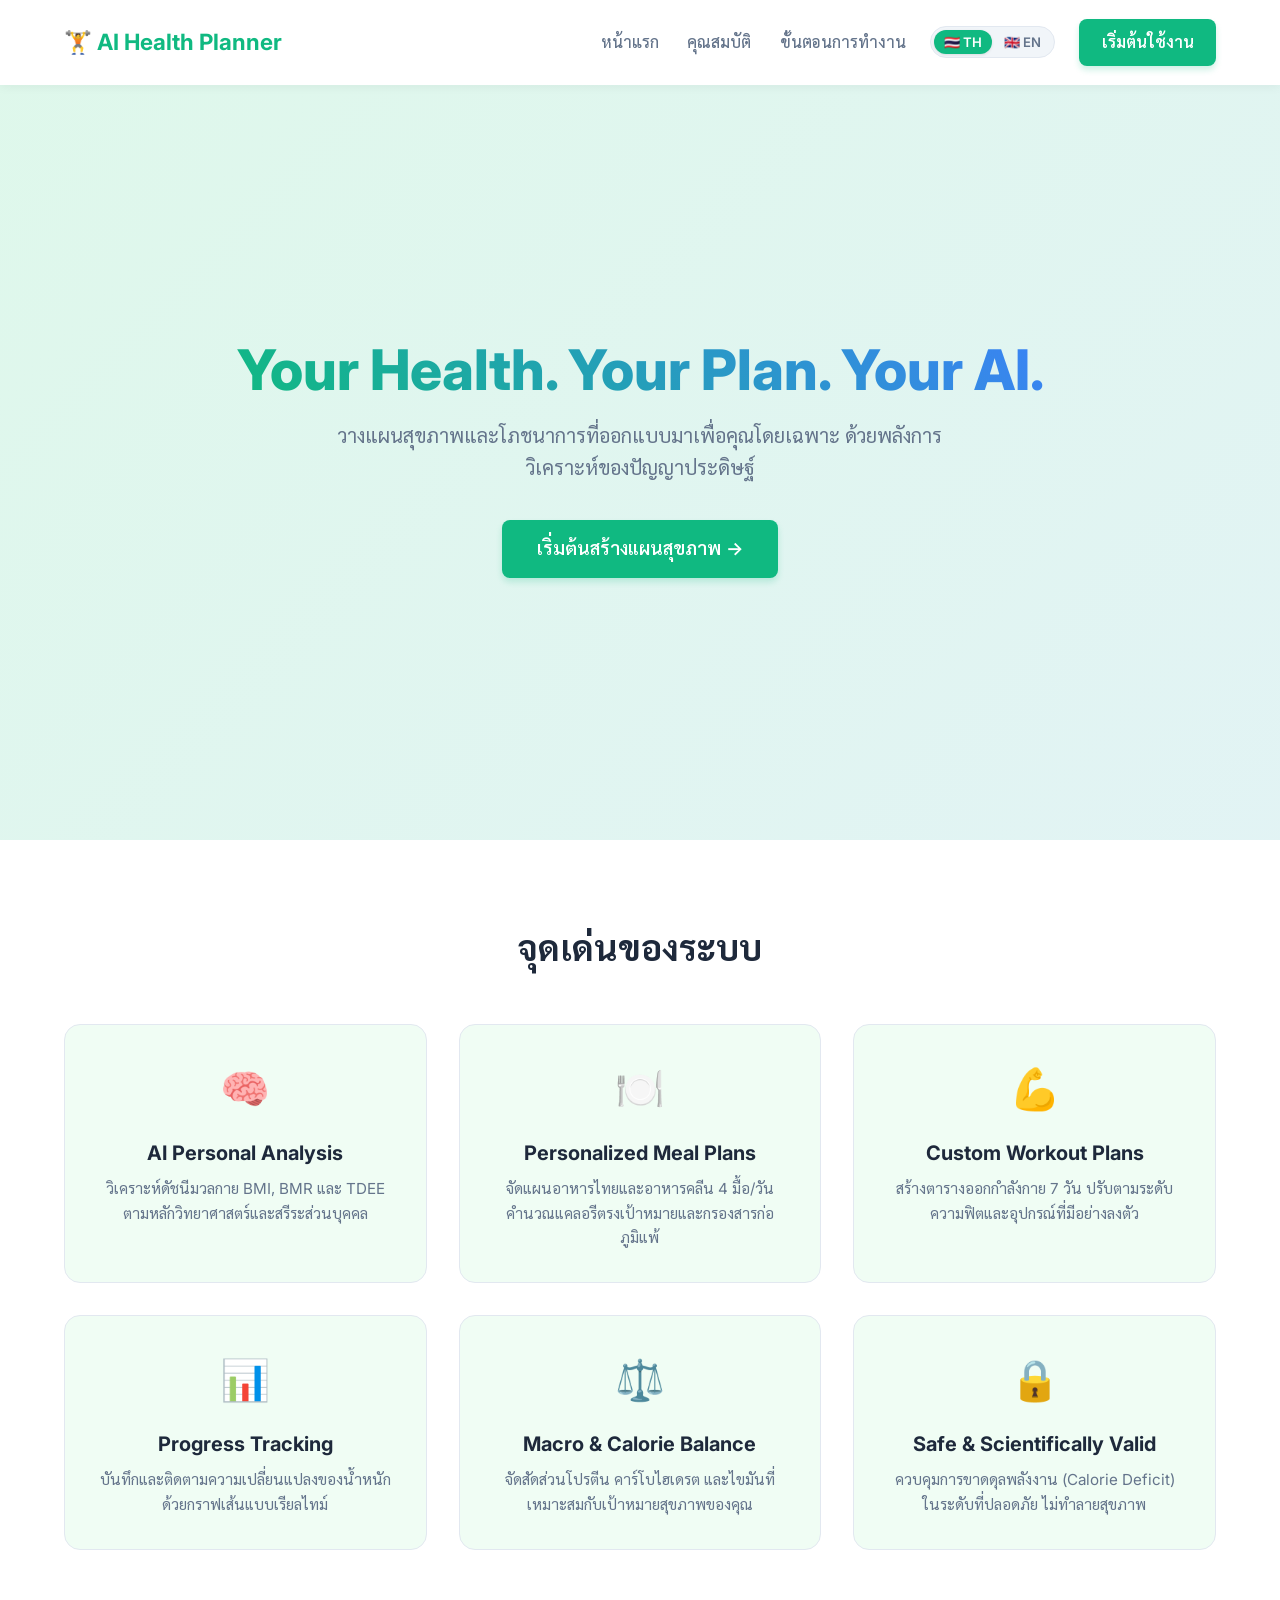
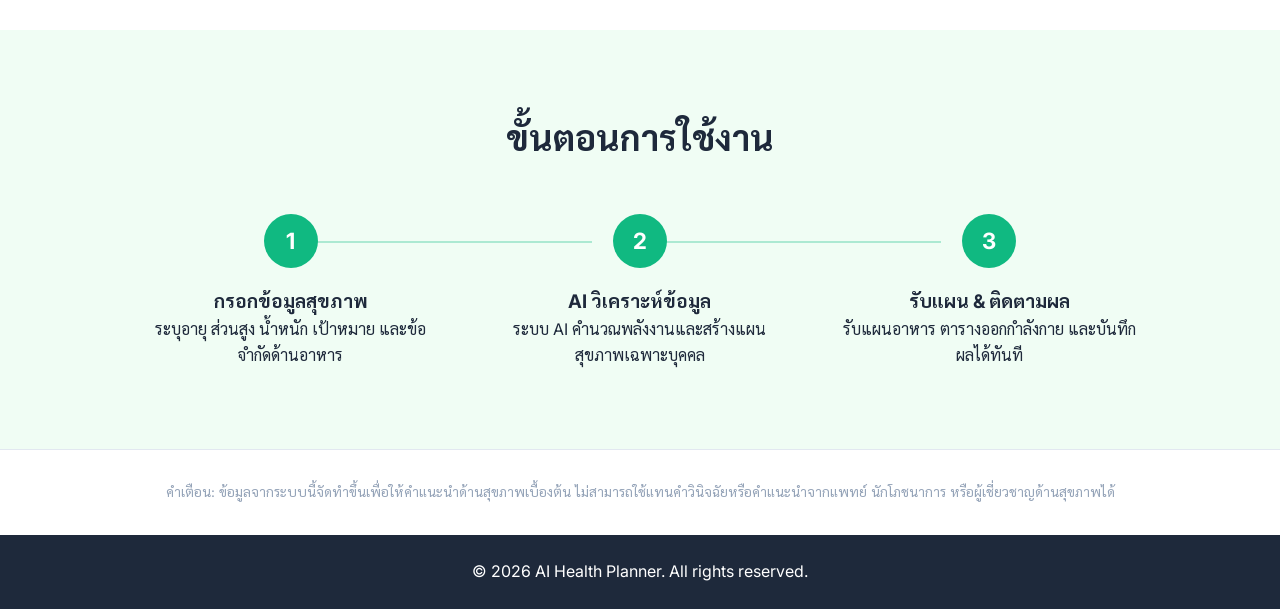
<file: templates/index.html>
<!DOCTYPE html>
<html lang="th">
<head>
    <meta charset="UTF-8">
    <meta name="viewport" content="width=device-width, initial-scale=1.0">
    <title>AI Health & Fitness Planner</title>
    <link href="https://fonts.googleapis.com/css2?family=Inter:wght@300;400;500;600;700&family=Sarabun:wght@300;400;500;600;700&display=swap" rel="stylesheet">
    <link rel="stylesheet" href="https://cdnjs.cloudflare.com/ajax/libs/font-awesome/6.4.0/css/all.min.css">
    <style>
        :root {
            --primary: #10B981;
            --secondary: #3B82F6;
            --accent: #8B5CF6;
            --bg: #F0FDF4;
            --card-bg: #FFFFFF;
            --text-dark: #1E293B;
            --text-medium: #64748B;
            --text-light: #94A3B8;
            --success: #22C55E;
            --warning: #F59E0B;
            --danger: #EF4444;
            --border: #E2E8F0;
        }

        * {
            margin: 0;
            padding: 0;
            box-sizing: border-box;
            font-family: 'Inter', 'Sarabun', -apple-system, sans-serif;
        }

        body {
            background-color: var(--bg);
            color: var(--text-dark);
            line-height: 1.6;
        }

        /* Navigation */
        nav {
            display: flex;
            justify-content: space-between;
            align-items: center;
            padding: 1.2rem 5%;
            background-color: var(--card-bg);
            box-shadow: 0 2px 10px rgba(0,0,0,0.05);
            position: fixed;
            width: 100%;
            top: 0;
            z-index: 1000;
        }

        .logo {
            font-size: 1.4rem;
            font-weight: 700;
            color: var(--primary);
            text-decoration: none;
            display: flex;
            align-items: center;
            gap: 0.5rem;
        }

        .nav-right {
            display: flex;
            align-items: center;
            gap: 1.5rem;
        }

        .nav-links {
            display: flex;
            gap: 1.8rem;
            align-items: center;
        }

        .nav-links a {
            text-decoration: none;
            color: var(--text-medium);
            font-weight: 500;
            transition: color 0.3s;
        }

        .nav-links a:hover {
            color: var(--primary);
        }

        .lang-switch {
            display: inline-flex;
            background: #F1F5F9;
            border: 1px solid var(--border);
            border-radius: 20px;
            padding: 3px;
            gap: 2px;
            align-items: center;
        }

        .lang-btn {
            border: none;
            background: transparent;
            padding: 4px 10px;
            border-radius: 14px;
            font-size: 0.82rem;
            font-weight: 600;
            color: var(--text-medium);
            cursor: pointer;
            transition: all 0.2s;
        }

        .lang-btn.active {
            background: var(--primary);
            color: white;
            box-shadow: 0 1px 3px rgba(0,0,0,0.1);
        }

        .btn {
            padding: 0.65rem 1.4rem;
            border-radius: 8px;
            font-weight: 600;
            text-decoration: none;
            transition: all 0.3s;
            cursor: pointer;
            border: none;
            display: inline-block;
        }

        .btn-primary {
            background-color: var(--primary);
            color: white !important;
            box-shadow: 0 4px 6px rgba(16, 185, 129, 0.2);
        }

        .btn-primary:hover {
            background-color: #059669;
            transform: translateY(-2px);
            box-shadow: 0 6px 8px rgba(16, 185, 129, 0.3);
        }

        /* Hero Section */
        .hero {
            margin-top: 75px;
            min-height: 85vh;
            display: flex;
            flex-direction: column;
            justify-content: center;
            align-items: center;
            text-align: center;
            padding: 3rem 5%;
            background: linear-gradient(135deg, rgba(16,185,129,0.08) 0%, rgba(59,130,246,0.08) 100%);
            position: relative;
            overflow: hidden;
        }

        .hero h1 {
            font-size: 3.5rem;
            font-weight: 800;
            margin-bottom: 1rem;
            background: -webkit-linear-gradient(45deg, var(--primary), var(--secondary));
            -webkit-background-clip: text;
            -webkit-text-fill-color: transparent;
            line-height: 1.2;
            max-width: 900px;
        }

        .hero p {
            font-size: 1.25rem;
            color: var(--text-medium);
            max-width: 650px;
            margin-bottom: 2.2rem;
        }

        /* Features Section */
        .features {
            padding: 5rem 5%;
            background-color: var(--card-bg);
        }

        .section-title {
            text-align: center;
            font-size: 2.2rem;
            margin-bottom: 3rem;
            color: var(--text-dark);
        }

        .features-grid {
            display: grid;
            grid-template-columns: repeat(auto-fit, minmax(280px, 1fr));
            gap: 2rem;
            max-width: 1200px;
            margin: 0 auto;
        }

        .feature-card {
            padding: 2rem;
            border-radius: 16px;
            background: var(--bg);
            border: 1px solid var(--border);
            transition: transform 0.3s, box-shadow 0.3s;
            text-align: center;
        }

        .feature-card:hover {
            transform: translateY(-5px);
            box-shadow: 0 10px 20px rgba(0,0,0,0.05);
        }

        .feature-icon {
            font-size: 2.5rem;
            margin-bottom: 1rem;
            display: inline-block;
        }

        .feature-card h3 {
            font-size: 1.25rem;
            margin-bottom: 0.5rem;
            color: var(--text-dark);
        }

        .feature-card p {
            color: var(--text-medium);
            font-size: 0.95rem;
        }

        /* How it works */
        .how-it-works {
            padding: 5rem 5%;
            background-color: var(--bg);
        }

        .steps-container {
            display: flex;
            justify-content: center;
            gap: 3rem;
            max-width: 1000px;
            margin: 0 auto;
            flex-wrap: wrap;
        }

        .step {
            flex: 1;
            min-width: 240px;
            text-align: center;
            position: relative;
        }

        .step-number {
            width: 54px;
            height: 54px;
            background-color: var(--primary);
            color: white;
            border-radius: 50%;
            display: flex;
            justify-content: center;
            align-items: center;
            font-size: 1.4rem;
            font-weight: 700;
            margin: 0 auto 1.2rem;
            position: relative;
            z-index: 2;
        }

        .step:not(:last-child)::after {
            content: '';
            position: absolute;
            top: 27px;
            left: 50%;
            width: 100%;
            height: 2px;
            background-color: var(--primary);
            opacity: 0.3;
            z-index: 1;
        }

        @media (max-width: 768px) {
            .step:not(:last-child)::after { display: none; }
            .hero h1 { font-size: 2.3rem; }
            .nav-links { display: none; }
        }

        .disclaimer {
            text-align: center;
            padding: 2rem 5%;
            font-size: 0.85rem;
            color: var(--text-light);
            background-color: var(--card-bg);
            border-top: 1px solid var(--border);
        }

        footer {
            text-align: center;
            padding: 1.5rem;
            background-color: var(--text-dark);
            color: white;
        }
    </style>
</head>
<body>

    <nav>
        <a href="/" class="logo">🏋️ AI Health Planner</a>
        <div class="nav-right">
            <div class="nav-links">
                <a href="#home" data-i18n="nav_home">หน้าแรก</a>
                <a href="#features" data-i18n="nav_features">คุณสมบัติ</a>
                <a href="#how-it-works" data-i18n="nav_how">ขั้นตอนการทำงาน</a>
            </div>
            <div class="lang-switch">
                <button type="button" class="lang-btn" data-lang="th">🇹🇭 TH</button>
                <button type="button" class="lang-btn" data-lang="en">🇬🇧 EN</button>
            </div>
            <a href="/app" class="btn btn-primary" data-i18n="nav_start">เริ่มต้นใช้งาน</a>
        </div>
    </nav>

    <section id="home" class="hero">
        <h1 data-i18n="hero_title">Your Health. Your Plan. Your AI.</h1>
        <p data-i18n="hero_sub">วางแผนสุขภาพและโภชนาการที่ออกแบบมาเพื่อคุณโดยเฉพาะ ด้วยพลังการวิเคราะห์ของปัญญาประดิษฐ์</p>
        <a href="/app" class="btn btn-primary" style="font-size: 1.15rem; padding: 0.9rem 2.2rem;" data-i18n="hero_cta">Start Your Plan &rarr;</a>
    </section>

    <section id="features" class="features">
        <h2 class="section-title" data-i18n="features_title">จุดเด่นของระบบ</h2>
        <div class="features-grid">
            <div class="feature-card">
                <div class="feature-icon">🧠</div>
                <h3 data-i18n="feat_1_title">AI Personal Analysis</h3>
                <p data-i18n="feat_1_desc">วิเคราะห์ดัชนีมวลกาย BMI, BMR และ TDEE ตามหลักวิทยาศาสตร์และสรีระส่วนบุคคล</p>
            </div>
            <div class="feature-card">
                <div class="feature-icon">🍽️</div>
                <h3 data-i18n="feat_2_title">Personalized Meal Plans</h3>
                <p data-i18n="feat_2_desc">จัดแผนอาหารไทยและอาหารคลีน 4 มื้อ/วัน คำนวณแคลอรีตรงเป้าหมายและกรองสารก่อภูมิแพ้</p>
            </div>
            <div class="feature-card">
                <div class="feature-icon">💪</div>
                <h3 data-i18n="feat_3_title">Custom Workout Plans</h3>
                <p data-i18n="feat_3_desc">สร้างตารางออกกำลังกาย 7 วัน ปรับตามระดับความฟิตและอุปกรณ์ที่มีอย่างลงตัว</p>
            </div>
            <div class="feature-card">
                <div class="feature-icon">📊</div>
                <h3 data-i18n="feat_4_title">Progress Tracking</h3>
                <p data-i18n="feat_4_desc">บันทึกและติดตามความเปลี่ยนแปลงของน้ำหนักด้วยกราฟเส้นแบบเรียลไทม์</p>
            </div>
            <div class="feature-card">
                <div class="feature-icon">⚖️</div>
                <h3 data-i18n="feat_5_title">Macro & Calorie Balance</h3>
                <p data-i18n="feat_5_desc">จัดสัดส่วนโปรตีน คาร์โบไฮเดรต และไขมันที่เหมาะสมกับเป้าหมายสุขภาพของคุณ</p>
            </div>
            <div class="feature-card">
                <div class="feature-icon">🔒</div>
                <h3 data-i18n="feat_6_title">Safe & Scientifically Valid</h3>
                <p data-i18n="feat_6_desc">ควบคุมการขาดดุลพลังงาน (Calorie Deficit) ในระดับที่ปลอดภัย ไม่ทำลายสุขภาพ</p>
            </div>
        </div>
    </section>

    <section id="how-it-works" class="how-it-works">
        <h2 class="section-title" data-i18n="how_title">ขั้นตอนการใช้งาน</h2>
        <div class="steps-container">
            <div class="step">
                <div class="step-number">1</div>
                <h3 data-i18n="step_1_title">กรอกข้อมูลสุขภาพ</h3>
                <p data-i18n="step_1_desc">ระบุอายุ ส่วนสูง น้ำหนัก เป้าหมาย และข้อจำกัดด้านอาหาร</p>
            </div>
            <div class="step">
                <div class="step-number">2</div>
                <h3 data-i18n="step_2_title">AI วิเคราะห์ข้อมูล</h3>
                <p data-i18n="step_2_desc">ระบบ AI คำนวณพลังงานและสร้างแผนสุขภาพเฉพาะบุคคล</p>
            </div>
            <div class="step">
                <div class="step-number">3</div>
                <h3 data-i18n="step_3_title">รับแผน & ติดตามผล</h3>
                <p data-i18n="step_3_desc">รับแผนอาหาร ตารางออกกำลังกาย และบันทึกผลได้ทันที</p>
            </div>
        </div>
    </section>

    <div class="disclaimer">
        <p data-i18n="disclaimer_text">คำเตือน: ข้อมูลจากระบบนี้จัดทำขึ้นเพื่อให้คำแนะนำด้านสุขภาพเบื้องต้น ไม่สามารถใช้แทนคำวินิจฉัยหรือคำแนะนำจากแพทย์ นักโภชนาการ หรือผู้เชี่ยวชาญด้านสุขภาพได้</p>
    </div>

    <footer>
        <p>&copy; 2026 AI Health Planner. All rights reserved.</p>
    </footer>

    <script>
        const indexTranslations = {
            th: {
                nav_home: "หน้าแรก",
                nav_features: "คุณสมบัติ",
                nav_how: "ขั้นตอนการทำงาน",
                nav_start: "เริ่มต้นใช้งาน",
                hero_title: "Your Health. Your Plan. Your AI.",
                hero_sub: "วางแผนสุขภาพและโภชนาการที่ออกแบบมาเพื่อคุณโดยเฉพาะ ด้วยพลังการวิเคราะห์ของปัญญาประดิษฐ์",
                hero_cta: "เริ่มต้นสร้างแผนสุขภาพ &rarr;",
                features_title: "จุดเด่นของระบบ",
                feat_1_title: "AI Personal Analysis",
                feat_1_desc: "วิเคราะห์ดัชนีมวลกาย BMI, BMR และ TDEE ตามหลักวิทยาศาสตร์และสรีระส่วนบุคคล",
                feat_2_title: "Personalized Meal Plans",
                feat_2_desc: "จัดแผนอาหารไทยและอาหารคลีน 4 มื้อ/วัน คำนวณแคลอรีตรงเป้าหมายและกรองสารก่อภูมิแพ้",
                feat_3_title: "Custom Workout Plans",
                feat_3_desc: "สร้างตารางออกกำลังกาย 7 วัน ปรับตามระดับความฟิตและอุปกรณ์ที่มีอย่างลงตัว",
                feat_4_title: "Progress Tracking",
                feat_4_desc: "บันทึกและติดตามความเปลี่ยนแปลงของน้ำหนักด้วยกราฟเส้นแบบเรียลไทม์",
                feat_5_title: "Macro & Calorie Balance",
                feat_5_desc: "จัดสัดส่วนโปรตีน คาร์โบไฮเดรต และไขมันที่เหมาะสมกับเป้าหมายสุขภาพของคุณ",
                feat_6_title: "Safe & Scientifically Valid",
                feat_6_desc: "ควบคุมการขาดดุลพลังงาน (Calorie Deficit) ในระดับที่ปลอดภัย ไม่ทำลายสุขภาพ",
                how_title: "ขั้นตอนการใช้งาน",
                step_1_title: "กรอกข้อมูลสุขภาพ",
                step_1_desc: "ระบุอายุ ส่วนสูง น้ำหนัก เป้าหมาย และข้อจำกัดด้านอาหาร",
                step_2_title: "AI วิเคราะห์ข้อมูล",
                step_2_desc: "ระบบ AI คำนวณพลังงานและสร้างแผนสุขภาพเฉพาะบุคคล",
                step_3_title: "รับแผน & ติดตามผล",
                step_3_desc: "รับแผนอาหาร ตารางออกกำลังกาย และบันทึกผลได้ทันที",
                disclaimer_text: "คำเตือน: ข้อมูลจากระบบนี้จัดทำขึ้นเพื่อให้คำแนะนำด้านสุขภาพเบื้องต้น ไม่สามารถใช้แทนคำวินิจฉัยหรือคำแนะนำจากแพทย์ นักโภชนาการ หรือผู้เชี่ยวชาญด้านสุขภาพได้"
            },
            en: {
                nav_home: "Home",
                nav_features: "Features",
                nav_how: "How It Works",
                nav_start: "Get Started",
                hero_title: "Your Health. Your Plan. Your AI.",
                hero_sub: "Personalized nutrition and fitness planning designed specifically for your body and goals, powered by AI.",
                hero_cta: "Start Your Plan &rarr;",
                features_title: "System Features",
                feat_1_title: "AI Personal Analysis",
                feat_1_desc: "Scientifically analyzes BMI, BMR, and TDEE tailored to your individual physique.",
                feat_2_title: "Personalized Meal Plans",
                feat_2_desc: "Custom daily meal plans with calorie-matched portions and allergen filtering.",
                feat_3_title: "Custom Workout Plans",
                feat_3_desc: "7-day weekly exercise routines tailored to your fitness level and equipment.",
                feat_4_title: "Progress Tracking",
                feat_4_desc: "Track weight progression with interactive real-time visual trend charts.",
                feat_5_title: "Macro & Calorie Balance",
                feat_5_desc: "Optimized protein, carbs, and fats proportioned to hit your target efficiently.",
                feat_6_title: "Safe & Scientifically Valid",
                feat_6_desc: "Calorie deficits are regulated within safe physiological limits for healthy progress.",
                how_title: "How It Works",
                step_1_title: "Fill Assessment",
                step_1_desc: "Enter your age, height, weight, health goals, and dietary restrictions.",
                step_2_title: "AI Analyzes",
                step_2_desc: "Our AI engine calculates energy metrics and crafts your custom strategy.",
                step_3_title: "Get Plan & Track",
                step_3_desc: "Receive your daily meals, workout schedule, and log your progress.",
                disclaimer_text: "Disclaimer: This system provides general health guidance and is not a substitute for professional medical advice, diagnosis, or treatment."
            }
        };

        function setLanguage(lang) {
            localStorage.setItem('health_planner_lang', lang);
            document.querySelectorAll('.lang-btn').forEach(btn => {
                btn.classList.toggle('active', btn.getAttribute('data-lang') === lang);
            });
            const t = indexTranslations[lang] || indexTranslations.th;
            document.querySelectorAll('[data-i18n]').forEach(el => {
                const key = el.getAttribute('data-i18n');
                if (t[key]) el.innerHTML = t[key];
            });
        }

        document.addEventListener('DOMContentLoaded', () => {
            const savedLang = localStorage.getItem('health_planner_lang') || 'th';
            setLanguage(savedLang);

            document.querySelectorAll('.lang-btn').forEach(btn => {
                btn.addEventListener('click', (e) => {
                    const lang = e.target.getAttribute('data-lang');
                    setLanguage(lang);
                });
            });

            document.querySelectorAll('a[href^="#"]').forEach(anchor => {
                anchor.addEventListener('click', function (e) {
                    e.preventDefault();
                    document.querySelector(this.getAttribute('href')).scrollIntoView({
                        behavior: 'smooth'
                    });
                });
            });
        });
    </script>
</body>
</html>
</file>
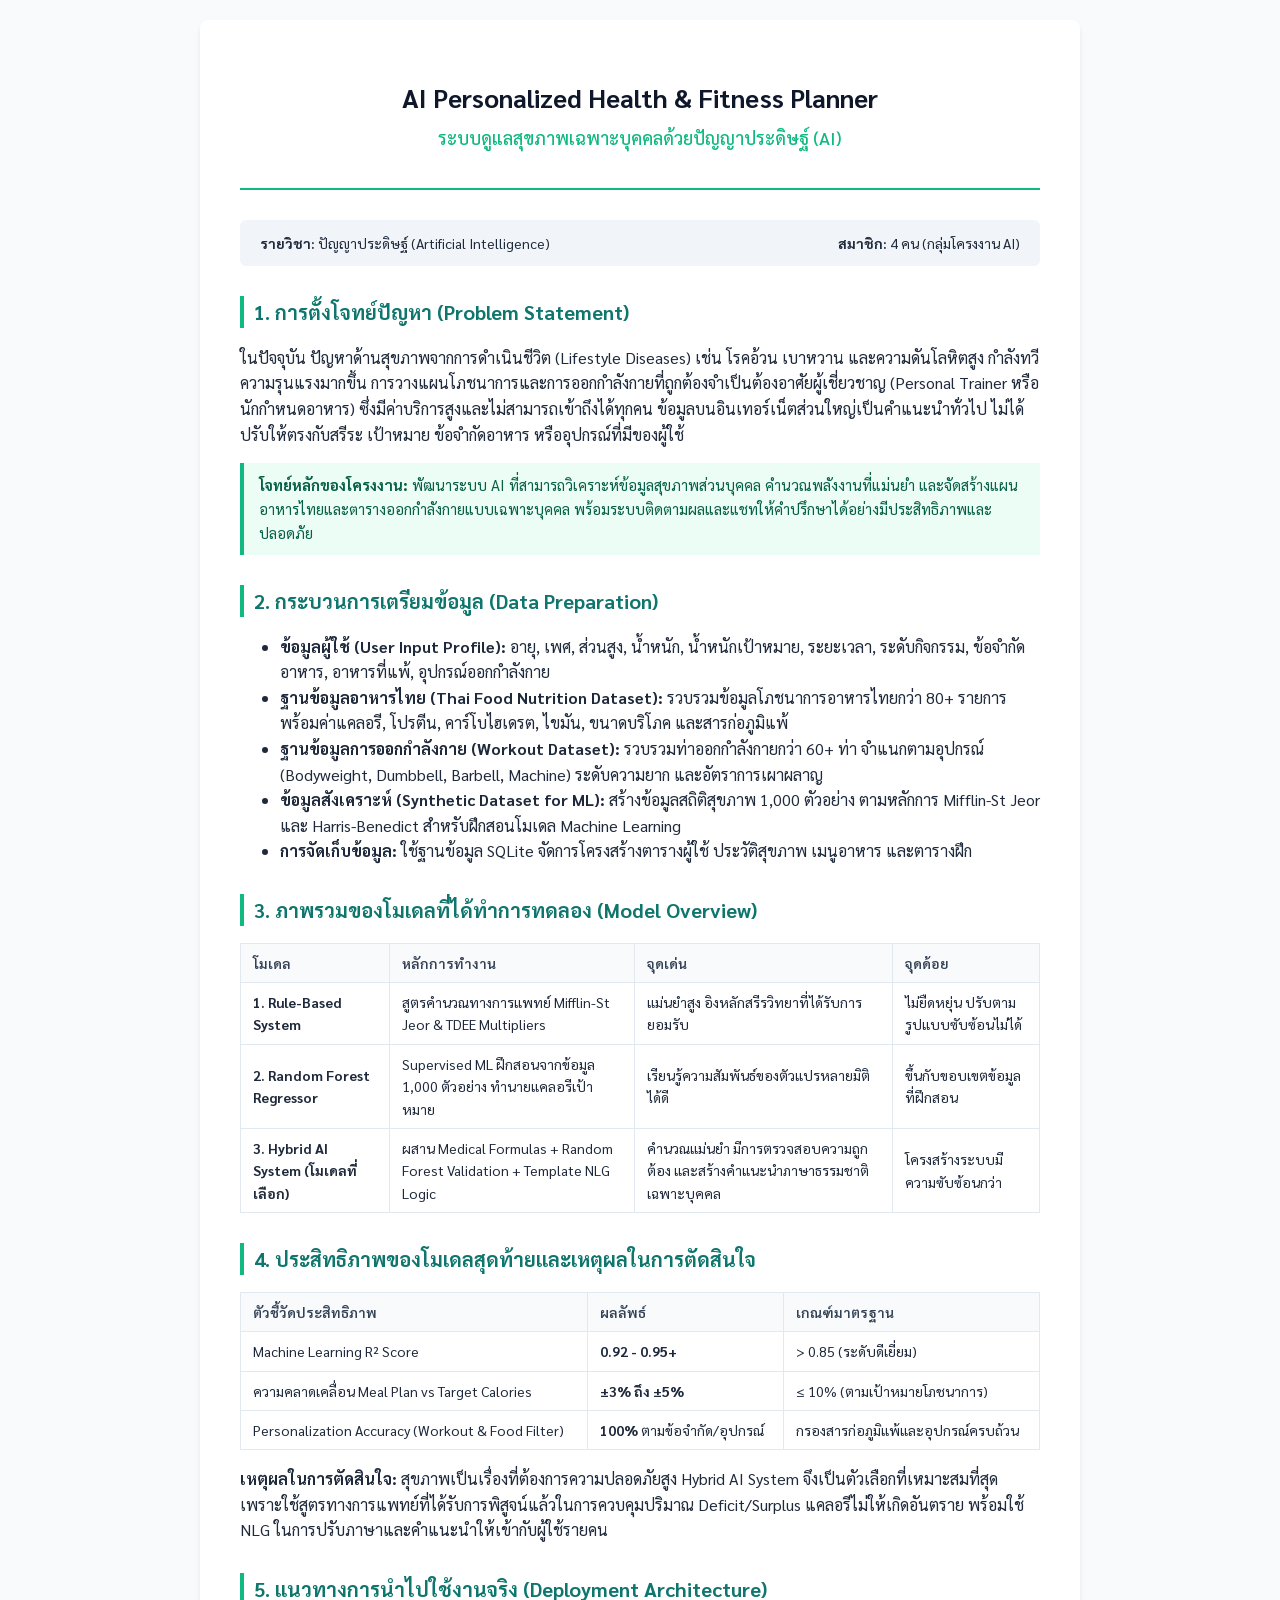
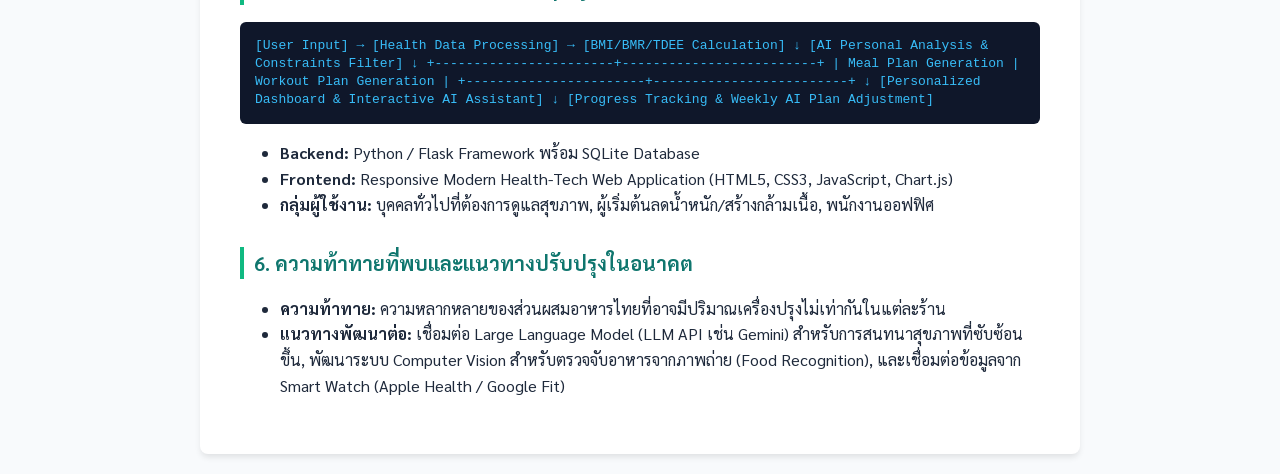
<file: report.html>
<!DOCTYPE html>
<html lang="th">
<head>
    <meta charset="UTF-8">
    <meta name="viewport" content="width=device-width, initial-scale=1.0">
    <title>รายงานสรุปโครงการ - AI Personalized Health & Fitness Planner</title>
    <link href="https://fonts.googleapis.com/css2?family=Sarabun:wght@300;400;500;600;700&family=Inter:wght@400;600;700&display=swap" rel="stylesheet">
    <style>
        @page {
            size: A4;
            margin: 20mm;
        }
        body {
            font-family: 'Sarabun', 'Inter', -apple-system, sans-serif;
            color: #1e293b;
            line-height: 1.6;
            margin: 0;
            padding: 20px;
            background-color: #f8fafc;
        }
        .container {
            max-width: 800px;
            margin: 0 auto;
            background: #ffffff;
            padding: 40px;
            box-shadow: 0 4px 6px -1px rgba(0, 0, 0, 0.1);
            border-radius: 8px;
        }
        .header {
            text-align: center;
            border-bottom: 2px solid #10b981;
            padding-bottom: 20px;
            margin-bottom: 30px;
        }
        .header h1 {
            color: #0f172a;
            font-size: 26px;
            margin-bottom: 5px;
        }
        .header h2 {
            color: #10b981;
            font-size: 18px;
            font-weight: 500;
            margin-top: 0;
        }
        .meta-info {
            display: flex;
            justify-content: space-between;
            background: #f1f5f9;
            padding: 12px 20px;
            border-radius: 6px;
            font-size: 14px;
            margin-bottom: 25px;
        }
        h2.section-title {
            color: #0f766e;
            border-left: 4px solid #10b981;
            padding-left: 10px;
            margin-top: 30px;
            font-size: 20px;
        }
        h3 {
            color: #1e293b;
            font-size: 16px;
            margin-top: 15px;
        }
        table {
            width: 100%;
            border-collapse: collapse;
            margin: 15px 0;
            font-size: 14px;
        }
        th, td {
            border: 1px solid #e2e8f0;
            padding: 8px 12px;
            text-align: left;
        }
        th {
            background-color: #f8fafc;
            color: #334155;
            font-weight: 600;
        }
        .diagram {
            background-color: #0f172a;
            color: #38bdf8;
            padding: 15px;
            border-radius: 6px;
            font-family: monospace;
            font-size: 13px;
            overflow-x: auto;
            line-height: 1.4;
        }
        blockquote {
            background: #ecfdf5;
            border-left: 4px solid #10b981;
            margin: 15px 0;
            padding: 10px 15px;
            color: #065f46;
            font-size: 15px;
        }
        .badge {
            background: #e0f2fe;
            color: #0369a1;
            padding: 2px 8px;
            border-radius: 4px;
            font-weight: 600;
            font-size: 12px;
        }
        @media print {
            body {
                background-color: #ffffff;
                padding: 0;
            }
            .container {
                box-shadow: none;
                padding: 0;
            }
        }
    </style>
</head>
<body>
<div class="container">
    <div class="header">
        <h1>AI Personalized Health & Fitness Planner</h1>
        <h2>ระบบดูแลสุขภาพเฉพาะบุคคลด้วยปัญญาประดิษฐ์ (AI)</h2>
    </div>

    <div class="meta-info">
        <div><strong>รายวิชา:</strong> ปัญญาประดิษฐ์ (Artificial Intelligence)</div>
        <div><strong>สมาชิก:</strong> 4 คน (กลุ่มโครงงาน AI)</div>
    </div>

    <h2 class="section-title">1. การตั้งโจทย์ปัญหา (Problem Statement)</h2>
    <p>
        ในปัจจุบัน ปัญหาด้านสุขภาพจากการดำเนินชีวิต (Lifestyle Diseases) เช่น โรคอ้วน เบาหวาน และความดันโลหิตสูง กำลังทวีความรุนแรงมากขึ้น การวางแผนโภชนาการและการออกกำลังกายที่ถูกต้องจำเป็นต้องอาศัยผู้เชี่ยวชาญ (Personal Trainer หรือนักกำหนดอาหาร) ซึ่งมีค่าบริการสูงและไม่สามารถเข้าถึงได้ทุกคน ข้อมูลบนอินเทอร์เน็ตส่วนใหญ่เป็นคำแนะนำทั่วไป ไม่ได้ปรับให้ตรงกับสรีระ เป้าหมาย ข้อจำกัดอาหาร หรืออุปกรณ์ที่มีของผู้ใช้
    </p>
    <blockquote>
        <strong>โจทย์หลักของโครงงาน:</strong> พัฒนาระบบ AI ที่สามารถวิเคราะห์ข้อมูลสุขภาพส่วนบุคคล คำนวณพลังงานที่แม่นยำ และจัดสร้างแผนอาหารไทยและตารางออกกำลังกายแบบเฉพาะบุคคล พร้อมระบบติดตามผลและแชทให้คำปรึกษาได้อย่างมีประสิทธิภาพและปลอดภัย
    </blockquote>

    <h2 class="section-title">2. กระบวนการเตรียมข้อมูล (Data Preparation)</h2>
    <ul>
        <li><strong>ข้อมูลผู้ใช้ (User Input Profile):</strong> อายุ, เพศ, ส่วนสูง, น้ำหนัก, น้ำหนักเป้าหมาย, ระยะเวลา, ระดับกิจกรรม, ข้อจำกัดอาหาร, อาหารที่แพ้, อุปกรณ์ออกกำลังกาย</li>
        <li><strong>ฐานข้อมูลอาหารไทย (Thai Food Nutrition Dataset):</strong> รวบรวมข้อมูลโภชนาการอาหารไทยกว่า 80+ รายการ พร้อมค่าแคลอรี, โปรตีน, คาร์โบไฮเดรต, ไขมัน, ขนาดบริโภค และสารก่อภูมิแพ้</li>
        <li><strong>ฐานข้อมูลการออกกำลังกาย (Workout Dataset):</strong> รวบรวมท่าออกกำลังกายกว่า 60+ ท่า จำแนกตามอุปกรณ์ (Bodyweight, Dumbbell, Barbell, Machine) ระดับความยาก และอัตราการเผาผลาญ</li>
        <li><strong>ข้อมูลสังเคราะห์ (Synthetic Dataset for ML):</strong> สร้างข้อมูลสถิติสุขภาพ 1,000 ตัวอย่าง ตามหลักการ Mifflin-St Jeor และ Harris-Benedict สำหรับฝึกสอนโมเดล Machine Learning</li>
        <li><strong>การจัดเก็บข้อมูล:</strong> ใช้ฐานข้อมูล SQLite จัดการโครงสร้างตารางผู้ใช้ ประวัติสุขภาพ เมนูอาหาร และตารางฝึก</li>
    </ul>

    <h2 class="section-title">3. ภาพรวมของโมเดลที่ได้ทำการทดลอง (Model Overview)</h2>
    <table>
        <thead>
            <tr>
                <th>โมเดล</th>
                <th>หลักการทำงาน</th>
                <th>จุดเด่น</th>
                <th>จุดด้อย</th>
            </tr>
        </thead>
        <tbody>
            <tr>
                <td><strong>1. Rule-Based System</strong></td>
                <td>สูตรคำนวณทางการแพทย์ Mifflin-St Jeor & TDEE Multipliers</td>
                <td>แม่นยำสูง อิงหลักสรีรวิทยาที่ได้รับการยอมรับ</td>
                <td>ไม่ยืดหยุ่น ปรับตามรูปแบบซับซ้อนไม่ได้</td>
            </tr>
            <tr>
                <td><strong>2. Random Forest Regressor</strong></td>
                <td>Supervised ML ฝึกสอนจากข้อมูล 1,000 ตัวอย่าง ทำนายแคลอรีเป้าหมาย</td>
                <td>เรียนรู้ความสัมพันธ์ของตัวแปรหลายมิติได้ดี</td>
                <td>ขึ้นกับขอบเขตข้อมูลที่ฝึกสอน</td>
            </tr>
            <tr>
                <td><strong>3. Hybrid AI System (โมเดลที่เลือก)</strong></td>
                <td>ผสาน Medical Formulas + Random Forest Validation + Template NLG Logic</td>
                <td>คำนวณแม่นยำ มีการตรวจสอบความถูกต้อง และสร้างคำแนะนำภาษาธรรมชาติเฉพาะบุคคล</td>
                <td>โครงสร้างระบบมีความซับซ้อนกว่า</td>
            </tr>
        </tbody>
    </table>

    <h2 class="section-title">4. ประสิทธิภาพของโมเดลสุดท้ายและเหตุผลในการตัดสินใจ</h2>
    <table>
        <thead>
            <tr>
                <th>ตัวชี้วัดประสิทธิภาพ</th>
                <th>ผลลัพธ์</th>
                <th>เกณฑ์มาตรฐาน</th>
            </tr>
        </thead>
        <tbody>
            <tr>
                <td>Machine Learning R² Score</td>
                <td><strong>0.92 - 0.95+</strong></td>
                <td>> 0.85 (ระดับดีเยี่ยม)</td>
            </tr>
            <tr>
                <td>ความคลาดเคลื่อน Meal Plan vs Target Calories</td>
                <td><strong>&plusmn;3% ถึง &plusmn;5%</strong></td>
                <td>&le; 10% (ตามเป้าหมายโภชนาการ)</td>
            </tr>
            <tr>
                <td>Personalization Accuracy (Workout & Food Filter)</td>
                <td><strong>100%</strong> ตามข้อจำกัด/อุปกรณ์</td>
                <td>กรองสารก่อภูมิแพ้และอุปกรณ์ครบถ้วน</td>
            </tr>
        </tbody>
    </table>
    <p>
        <strong>เหตุผลในการตัดสินใจ:</strong> สุขภาพเป็นเรื่องที่ต้องการความปลอดภัยสูง Hybrid AI System จึงเป็นตัวเลือกที่เหมาะสมที่สุด เพราะใช้สูตรทางการแพทย์ที่ได้รับการพิสูจน์แล้วในการควบคุมปริมาณ Deficit/Surplus แคลอรีไม่ให้เกิดอันตราย พร้อมใช้ NLG ในการปรับภาษาและคำแนะนำให้เข้ากับผู้ใช้รายคน
    </p>

    <h2 class="section-title">5. แนวทางการนำไปใช้งานจริง (Deployment Architecture)</h2>
    <div class="diagram">
[User Input] &rarr; [Health Data Processing] &rarr; [BMI/BMR/TDEE Calculation]
     &darr;
[AI Personal Analysis & Constraints Filter]
     &darr;
+-----------------------+-------------------------+
| Meal Plan Generation  | Workout Plan Generation |
+-----------------------+-------------------------+
     &darr;
[Personalized Dashboard & Interactive AI Assistant]
     &darr;
[Progress Tracking & Weekly AI Plan Adjustment]
    </div>
    <ul>
        <li><strong>Backend:</strong> Python / Flask Framework พร้อม SQLite Database</li>
        <li><strong>Frontend:</strong> Responsive Modern Health-Tech Web Application (HTML5, CSS3, JavaScript, Chart.js)</li>
        <li><strong>กลุ่มผู้ใช้งาน:</strong> บุคคลทั่วไปที่ต้องการดูแลสุขภาพ, ผู้เริ่มต้นลดน้ำหนัก/สร้างกล้ามเนื้อ, พนักงานออฟฟิศ</li>
    </ul>

    <h2 class="section-title">6. ความท้าทายที่พบและแนวทางปรับปรุงในอนาคต</h2>
    <ul>
        <li><strong>ความท้าทาย:</strong> ความหลากหลายของส่วนผสมอาหารไทยที่อาจมีปริมาณเครื่องปรุงไม่เท่ากันในแต่ละร้าน</li>
        <li><strong>แนวทางพัฒนาต่อ:</strong> เชื่อมต่อ Large Language Model (LLM API เช่น Gemini) สำหรับการสนทนาสุขภาพที่ซับซ้อนขึ้น, พัฒนาระบบ Computer Vision สำหรับตรวจจับอาหารจากภาพถ่าย (Food Recognition), และเชื่อมต่อข้อมูลจาก Smart Watch (Apple Health / Google Fit)</li>
    </ul>
</div>
</body>
</html>
</file>
